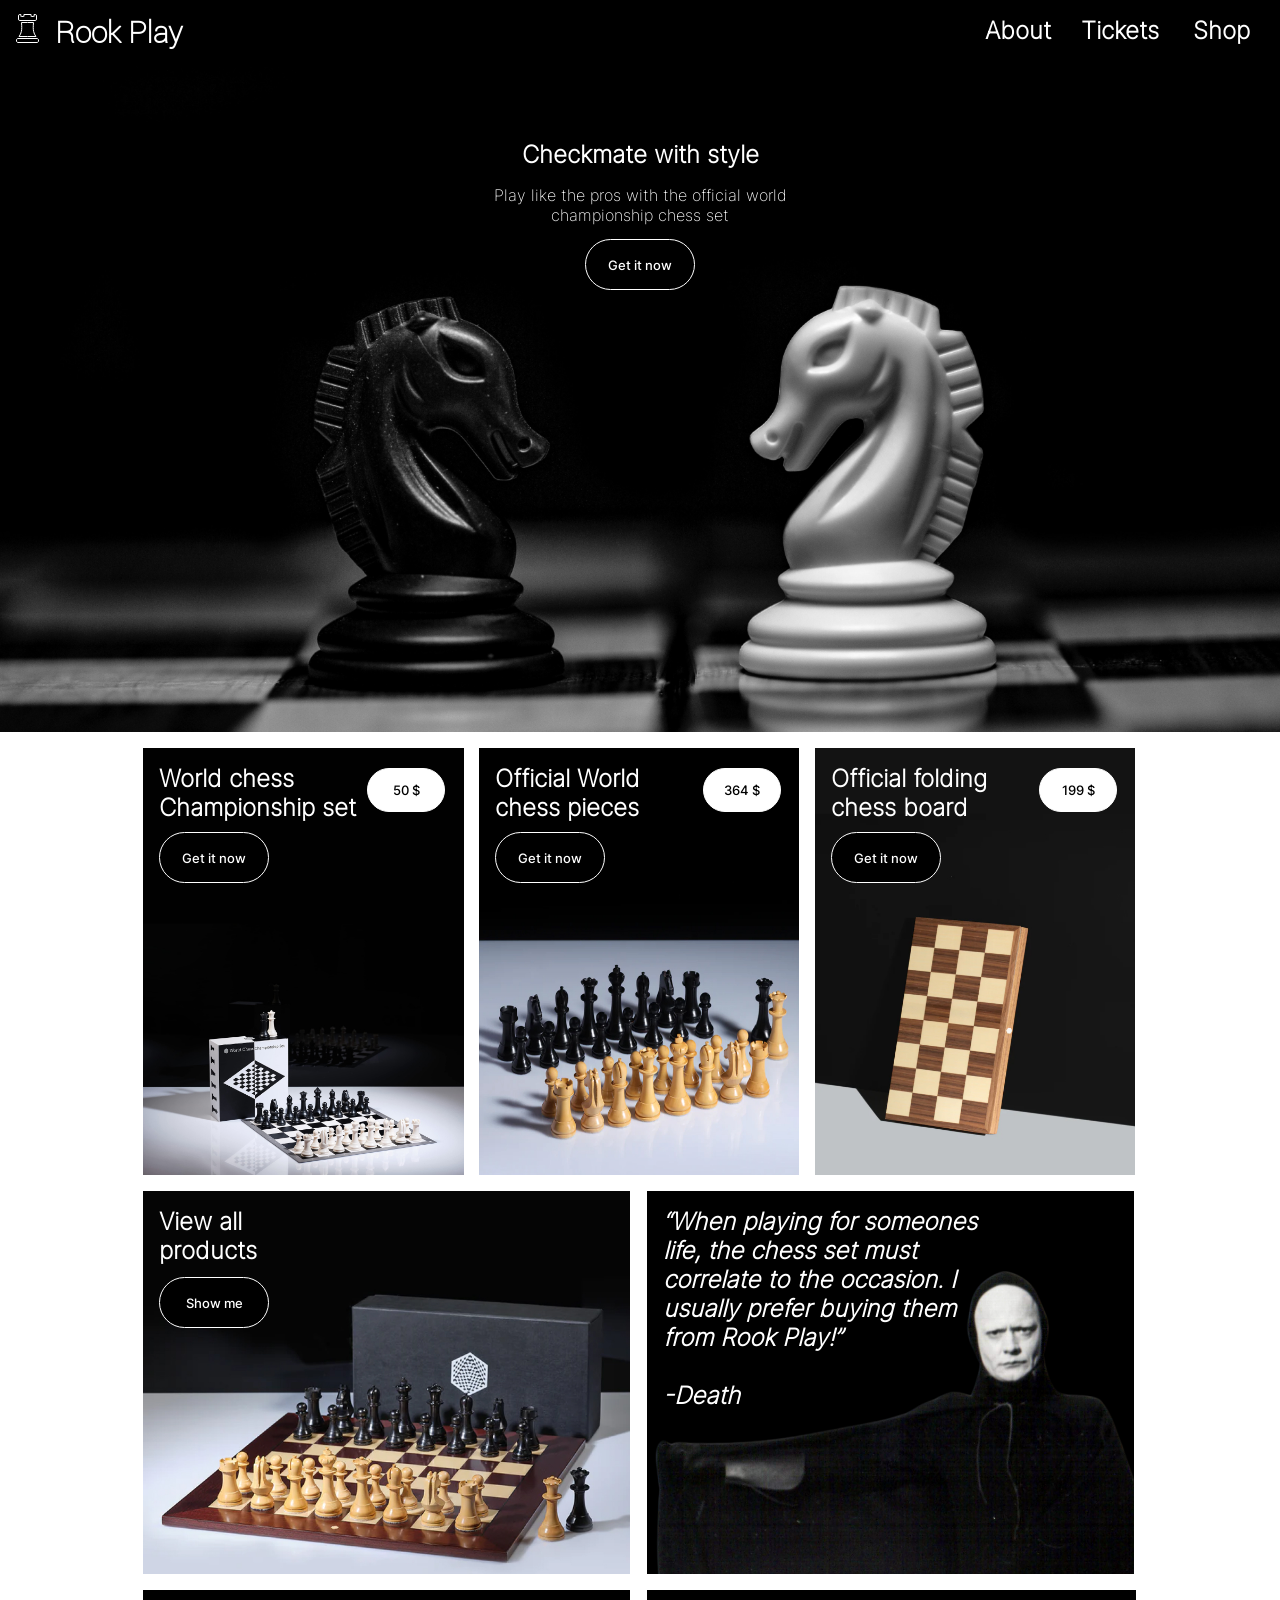
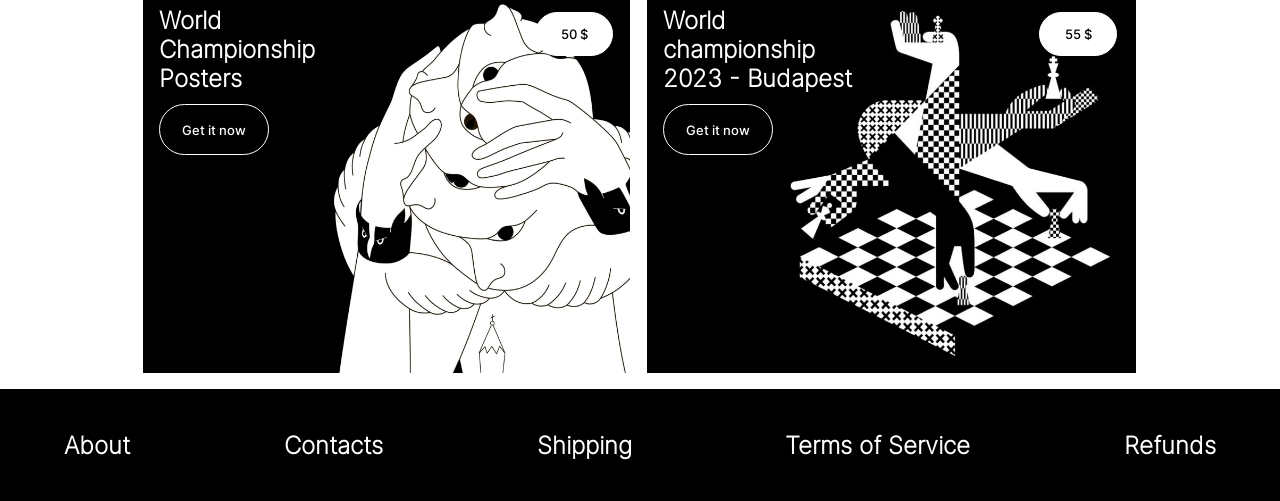
<file: index.html>
<!DOCTYPE html>
<html lang="en">
  <head>
    <link href="styles.css" rel="stylesheet" />
    <link href="fonts.css" rel="stylesheet" />
    <meta charset="UTF-8" />
    <meta http-equiv="X-UA-Compatible" content="IE=edge" />
    <meta name="viewport" content="width=device-width, initial-scale=1.0" />

    <title>Rookplay</title>
  </head>
  <body>
    <header>
      <nav>
        <div class="logo">
          <img src="/pictures/logo.svg" />
        </div>
        <div class="title">
          <h1>Rook Play</h1>
        </div>
        <div class="navLinks">
          <div class="about">
            <h2>About</h2>
          </div>
          <div class="tickets"><h2>Tickets</h2></div>
          <div class="shop"><h2>Shop</h2></div>
        </div>
        <img class="hamburgerMenu" src="/pictures/hamburgerMenu.svg" />
      </nav>
    </header>
    <section class="hero">
      <h2>Checkmate with style</h2>
      <p>Play like the pros with the official world championship chess set</p>
      <img class="heroMobile" src="/pictures/heroSmallDesktop.jpg" />
      <img class="heroSmallDesktop" src="/pictures/heroSmallDesktop.jpg" />
      <img class="heroDesktop" src="/pictures/alignedHero.jpg" />
      <button class="buy">Get it now</button>
    </section>
    <main>
      <section id="set" class="card">
        <h2>World chess Championship set</h2>
        <img
          class="picturesMobile"
          src="/pictures/coffee-house-chess-pieces-black-boxwood-both-pieces-thumb-1500x1180__26041 2.png"
          alt="chess set"
        />
        <img
          class="picturesDesktop"
          src="/pictures/setDesktop.jpg"
          alt="chess set"
        />

        <button class="buy">Get it now</button>
        <button class="price">50 $</button>
      </section>

      <section id="pieces" class="card">
        <h2>Official World <br />chess pieces</h2>
        <img
          class="picturesMobile"
          src="/pictures/coffee-house-chess-pieces-black-boxwood-both-pieces-thumb-1500x1180__26041 3.png"
        />
        <img class="picturesDesktop" src="/pictures/piecesDesktop.jpg" />
        <button class="buy">Get it now</button>
        <button class="price">364 $</button>
      </section>

      <section id="board" class="card">
        <h2>
          Official folding <br />
          chess board
        </h2>
        <img
          class="picturesMobile"
          src="/pictures/board.png"
          alt="chessBoard"
        />
        <img class="picturesDesktop" src="/pictures/foldingDesktop.jpg" />
        <button class="buy">Get it now</button>
        <button class="price">199 $</button>
      </section>

      <section id="allProducts" class="card">
        <h2>
          View all<br />
          products
        </h2>
        <img
          class="picturesMobile"
          src="/pictures/viewallproducts.jpg"
          alt="view all products"
        />
        <img class="picturesDesktop" src="/pictures/viewAllDesktop.jpg" />
        <button class="buy">Show me</button>
      </section>

      <section id="quote" class="card">
        <h2 class="quote">
          “When playing for someones life, the chess set must correlate to the
          occasion. I usually prefer buying them from Rook Play!”
          <br /><br />
          -Death
        </h2>
        <img
          class="picturesMobile"
          src="/pictures/doden320.jpg"
          alt="view all products"
        />
        <img class="picturesDesktop" src="/pictures/deathDesktop.jpg" />
      </section>

      <section id="poster" class="card">
        <h2>
          World<br />
          Championship<br />
          Posters
        </h2>
        <img class="picturesMobile" src="/pictures/poster.jpg" alt="poster" />
        <img class="picturesDesktop" src="/pictures/posterDesktop.jpg" />
        <button class="buy">Get it now</button>
        <button class="price">50 $</button>
      </section>

      <section id="ticket" class="card">
        <h2>
          World <br />
          championship <br />
          2023 - Budapest
        </h2>
        <img
          id="ticketPictureMobile"
          class="picturesMobile"
          src="/pictures/tickets.png"
          alt="tickets"
        />
        <img
          id="ticketPictureDesktop"
          class="picturesDesktop"
          src="/pictures/ticketsDesktop.jpg"
        />
        <button class="buy">Get it now</button>
        <button class="price">55 $</button>
      </section>
    </main>

    <footer>
      <div class="footerText">
        <div class="about">
          <h3>About</h3>
        </div>
        <div class="contacts">
          <h3>Contacts</h3>
        </div>
        <div class="shippings">
          <h3>Shipping</h3>
        </div>
        <div class="terms">
          <h3>Terms of Service</h3>
        </div>
        <div class="refunds">
          <h3>Refunds</h3>
        </div>
      </div>
    </footer>
  </body>
</html>
</file>
<file: styles.css>
body {
  color: white;
  align-content: center;
  flex-direction: column;
  font-size: 16px;
  padding: 0;
  margin: 0;
}

nav {
  background-color: black;
  display: flex;
  align-items: center;
  height: 3.75rem;
  /* justify-content: space-between; */
  padding-left: 1rem;
  padding-right: 1rem;
}

nav h1 {
  padding-left: 0.5rem;
  padding-top: 0.4rem;
  font-size: 24px;
  color: white;
}

.title {
  display: flex;
  align-items: center;
  justify-content: space-between;
  cursor: pointer;
}
.hamburgerMenu {
  position: absolute;
  right: 0;
  margin-right: 1rem;
}

.about {
  display: none;
}

.shop {
  display: none;
}

.tickets {
  display: none;
}

header {
  background-color: black;
  width: 100%;
  display: flex;
  justify-content: center;
  align-content: center;
  flex-direction: column;
  padding: 0;
  margin: 0;
}

h2,
p {
  padding-left: 1rem;
  padding-right: 1rem;
  position: absolute;
}

button.buy,
button.price {
  background-color: black;
  border-radius: 30px;
  border-color: white;
  border-width: 1px;
  border-style: groove;
  font-family: "interMedium";
  color: white;
  align-self: center;
  position: absolute;
}

button.buy {
  height: 3.188rem;
  width: 6.875rem;
  margin-right: 12rem;
  margin-bottom: 13rem;
  cursor: pointer;
}

button.price {
  width: 4.875rem;
  height: 2.75rem;
  margin-left: 14rem;
  margin-bottom: 21.4rem;
  /* margin-bottom: 98%; */
  background-color: white;
  color: black;
}

/* section 1 */
.heroMobile {
  display: flex;
  width: 100%;
  height: 100%;
  object-fit: cover;
}

.heroDesktop {
  display: none;
}

.heroSmallDesktop {
  display: none;
}
.hero {
  display: flex;
  flex-direction: column;
  align-items: center;
  text-align: center;
  background-color: black;
  height: 36.25rem;
}

.hero h2 {
  margin-top: 5rem;
}

.hero p {
  margin-top: 7.813rem;
  width: 20.5rem;
}

.hero button {
  margin-top: 11.2rem;
  margin-right: 0rem;
}

/* section 1 */

#poster button.buy,
#ticket button.buy {
  margin-top: 4rem;
}

.picturesMobile {
  display: flex;
  /* width: 90%;
    height: 90%; */
}

.picturesDesktop {
  display: none;
}

.card {
  margin-top: 1rem;
  display: flex;
  justify-content: center;
}

.card h2 {
  width: 18.125rem;
  padding-top: 1rem;
}

.quote {
  font-style: italic;
}

footer {
  margin-top: 1rem;
  height: 12.5rem;
  width: 100%;
  background-color: black;
  display: flex;
  flex-direction: column;
  justify-content: space-around;
  /* padding-left: 1rem; */
}

.footerText {
  margin-left: 1.5rem;
  margin-top: 1rem;
  margin-bottom: 1rem;
  gap: 0.5rem;
  display: flex;
  flex-direction: column;
}

@media screen and (min-width: 769px) {
  main {
    display: grid;
    justify-content: center;
    grid-template-columns: repeat(2, 320px);
    grid-template-rows: repeat(427px, 427px, 427px, 427px);
    margin-left: 0;
    margin-right: 0;
    margin-top: 2rem;
    margin-bottom: 2rem;
    gap: 2rem;
  }

  .card {
    margin-top: 0;
  }

  #ticketPictureDesktop {
    display: flex;
    width: 672px;
    grid-row-start: 4;
    grid-column-start: 1;
    margin-left: 22rem;
  }

  #ticket button.buy {
    margin-top: 0;
    margin-bottom: 15.7rem;
  }

  #ticket button.price {
    margin-left: 58rem;
    margin-bottom: 27.8rem;
  }

  #ticketPictureMobile {
    display: none;
  }
  .footerText {
    justify-content: space-between;
    flex-direction: row;
    align-items: center;
    margin-left: 1rem;
    margin-right: 1rem;
  }

  footer {
    height: 7rem;
  }
}

@media screen and (min-width: 1025px) {
  nav {
    background-color: black;
    display: flex;
    align-items: center;
    height: 3.75rem;
    flex-direction: row;
    margin-right: 0;
    padding: 0;
  }

  nav h1 {
    font-size: 30px;
    padding-top: 0.3rem;
    color: white;
    padding-left: 0;
  }

  nav h2 {
    color: white;
  }

  .logo {
    padding-left: 1rem;
    padding-right: 1rem;
    cursor: pointer;
  }
  .navLinks {
    display: flex;
    flex-direction: row;
    right: 0;
    position: absolute;
    width: 263px;
    height: 3.75rem;
    margin-right: 2rem;
  }
  .about {
    width: 66.07px;
  }
  .tickets {
    width: 79.5px;
    padding-left: 6rem;
  }

  .shop {
    width: 56.94px;
    padding-left: 7rem;
  }

  .about,
  .tickets,
  .shop,
  .contacts,
  .shippings,
  .terms,
  .refunds {
    display: flex;
    align-items: center;
    cursor: pointer;
    width: auto;
  }

  .about::after,
  .tickets::after,
  .shop::after,
  .contacts::after,
  .shippings::after,
  .terms::after,
  .refunds::after {
    content: "";
    display: block;
    position: absolute;
    height: 2px;
    margin-top: 2.5rem;
    background: white;
    transition: transform 0.4s ease-in-out;
    transform: scale(0);
  }

  .about::after {
    width: 66.07px;
  }
  .tickets::after {
    width: 79.5px;
  }
  .shop::after {
    width: 56.94px;
  }
  .title::after {
    width: 128.34px;
  }

  .contacts::after {
    width: 100.47px;
  }

  .shippings::after {
    width: 95.95px;
  }

  .terms::after {
    width: 186.06px;
  }

  .refunds::after {
    width: 91px;
  }

  .about:hover::after,
  .tickets:hover::after,
  .shop:hover::after,
  .contacts:hover::after,
  .shippings:hover::after,
  .terms:hover::after,
  .refunds:hover::after {
    transform: scale(1);
  }

  .buy:hover {
    color: black;
    background-color: white;
  }

  #ticketPictureDesktop {
    margin-left: 0;
  }
  .hamburgerMenu {
    display: none;
  }

  .card {
    margin-top: 0;
  }
  .hero {
    height: 42rem;
  }
  .heroMobile {
    display: none;
  }

  .heroDesktop {
    display: flex;
    width: 100%;
    height: 100%;
    object-fit: cover;
  }

  .picturesMobile {
    display: none;
  }

  .picturesDesktop {
    display: flex;
  }

  main {
    display: flex;
    justify-content: center;
    display: grid;

    margin-left: 1.4rem;
    margin-top: 1rem;
    margin-right: 1rem;
    margin-bottom: 1rem;
    /* grid-template-columns: [first] 10rem [line2] 10rem [line3] 10rem [line4] 10rem [line5]10rem [line6]10rem[end]; */
    grid-template-columns: [first] 10rem [line2] 10rem [line3] 10rem [line4] 10rem [line5]10rem [line6]10rem[end];
    grid-template-rows: repeat(427px, 383px, 383px);
    row-gap: 1rem;
    column-gap: 0.5rem;
  }

  #set,
  #pieces,
  #board {
    width: 320px;
    height: 427px;
  }

  #allProducts,
  #poster,
  #quote,
  #ticket {
    width: 489px;
    height: 383px;
  }

  #set {
    grid-column-start: 1;
    grid-row-start: 1;
  }

  #pieces {
    grid-column-start: 3;
    grid-row-start: 1;
  }

  #board {
    grid-column-start: 5;
    grid-row-start: 1;
  }

  #quote {
    grid-column-start: 4;
    grid-row-start: 2;
  }

  #quote h2 {
    width: 20rem;
  }

  #allProducts {
    grid-column-start: 1;
    grid-row-start: 2;
  }

  #allProducts button.buy {
    margin-top: 3rem;
  }

  #poster {
    grid-column-start: 1;
    grid-row-start: 3;
  }

  #poster button.buy {
    margin-top: 6.5rem;
  }

  #ticket button.buy {
    margin-top: 9.2rem;
  }
  #ticket button.price,
  #poster button.price {
    margin-left: 24.5rem;
    margin-bottom: 18.4rem;
  }
  #ticket {
    grid-column-start: 4;
    grid-row-start: 3;
  }

  .card {
    display: flex;
    justify-content: left;
  }

  .card h2,
  button.buy {
    margin-left: 1rem;
  }

  .hero button {
    margin-left: 0rem;
  }

  .footerText {
    justify-content: space-between;
    flex-direction: row;
    align-items: center;
    margin-left: 4rem;
    margin-right: 4rem;
    gap: 0;
  }
  footer {
    height: 7rem;
  }
}

@media screen and (min-width: 1920px) {
  .hero {
    height: 60.25rem;
  }

  .heroSmallDesktop {
    display: none;
  }
  .heroDesktop {
    display: flex;
    width: 100%;
    height: 100%;
    object-fit: cover;
  }

  .picturesDesktop {
    display: flex;
  }

  #set,
  #pieces,
  #board,
  #allProducts,
  #poster,
  #quote,
  #ticket {
    width: auto;
    height: auto;
  }

  #set button.buy,
  #pieces button.buy,
  #board button.buy {
    margin-bottom: 34rem;
  }

  #set button.price,
  #pieces button.price,
  #board button.price {
    margin-left: 30.8rem;
    margin-bottom: 44.4rem;
  }

  #allProducts button.buy {
    margin-top: 0rem;
    margin-bottom: 34rem;
  }

  #ticketPictureDesktop {
    width: auto;
  }

  #poster button.buy,
  #ticket button.buy {
    margin-top: 0rem;
    margin-bottom: 29rem;
  }

  #poster button.price,
  #ticket button.price {
    margin-left: 50.5rem;
    margin-bottom: 44.6rem;
  }
  main {
    display: grid;
    /* margin-top: 1rem;
    margin-left: 2rem;
    margin-right: 1rem;
    margin-bottom: 2rem; */
    grid-template-columns: [first] 301px [line2] 301px [line3] 301px [line4] 301px [line5]301px [line6]301px[end];

    grid-template-rows: repeat(3, 1fr);
    row-gap: 1rem;
    column-gap: 0.6rem;
    margin-left: 2.5rem;
    margin-right: 2rem;
    margin-top: 2rem;
    margin-bottom: 2rem;
  }
  main h2,
  .hero h2 {
    font-size: 32px;
  }

  #quote h2 {
    width: 33rem;
  }
}
</file>
<file: fonts.css>
@font-face {
  font-family: "interLight";
  src: local("interLight"),
    url(/Fonts/Inter/static/Inter-Light.ttf) format("truetype");
}

@font-face {
  font-family: "interExtraLight";
  src: local("interExtraLight"),
    url(/Fonts/Inter/static/Inter-ExtraLight.ttf) format("truetype");
}
@font-face {
  font-family: "interMedium";
  src: local("interMedium"),
    url(/Fonts/Inter/static/Inter-Medium.ttf) format("truetype");
}

@font-face {
  font-family: "robotoLight";
  src: url(/Fonts/Roboto-Light.ttf);
}

@font-face {
  font-family: "robotoThin";
  src: url(/Fonts/Roboto-Thin.ttf);
}

h1 {
  font-family: "robotoThin";
}
p {
  font-family: "interExtraLight";
  font-size: 16px;
}
h2 {
  font-size: 24px;
  font-family: "interExtraLight";
}

h3 {
  font-size: 24px;
  font-family: "interExtraLight";
}

h1,
h2,
h3,
p {
  padding: 0;
  margin: 0;
}
</file>
